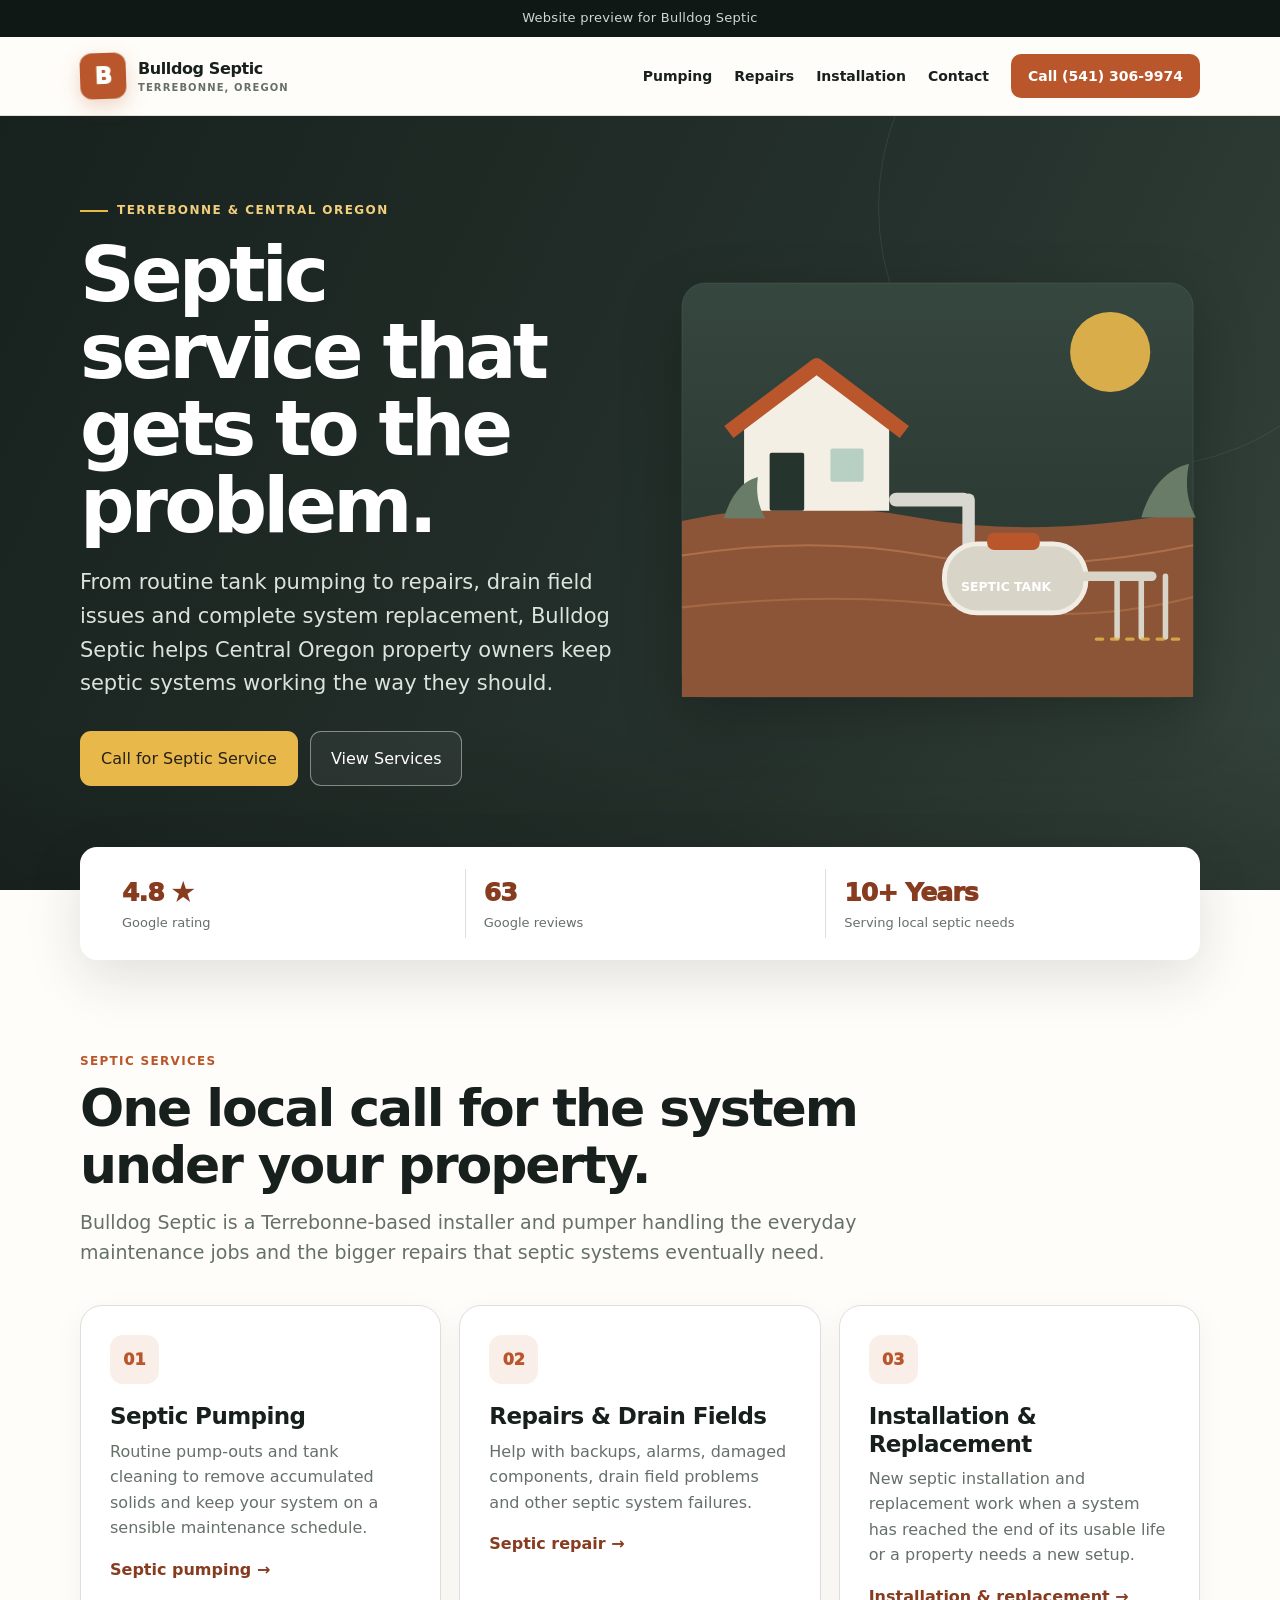
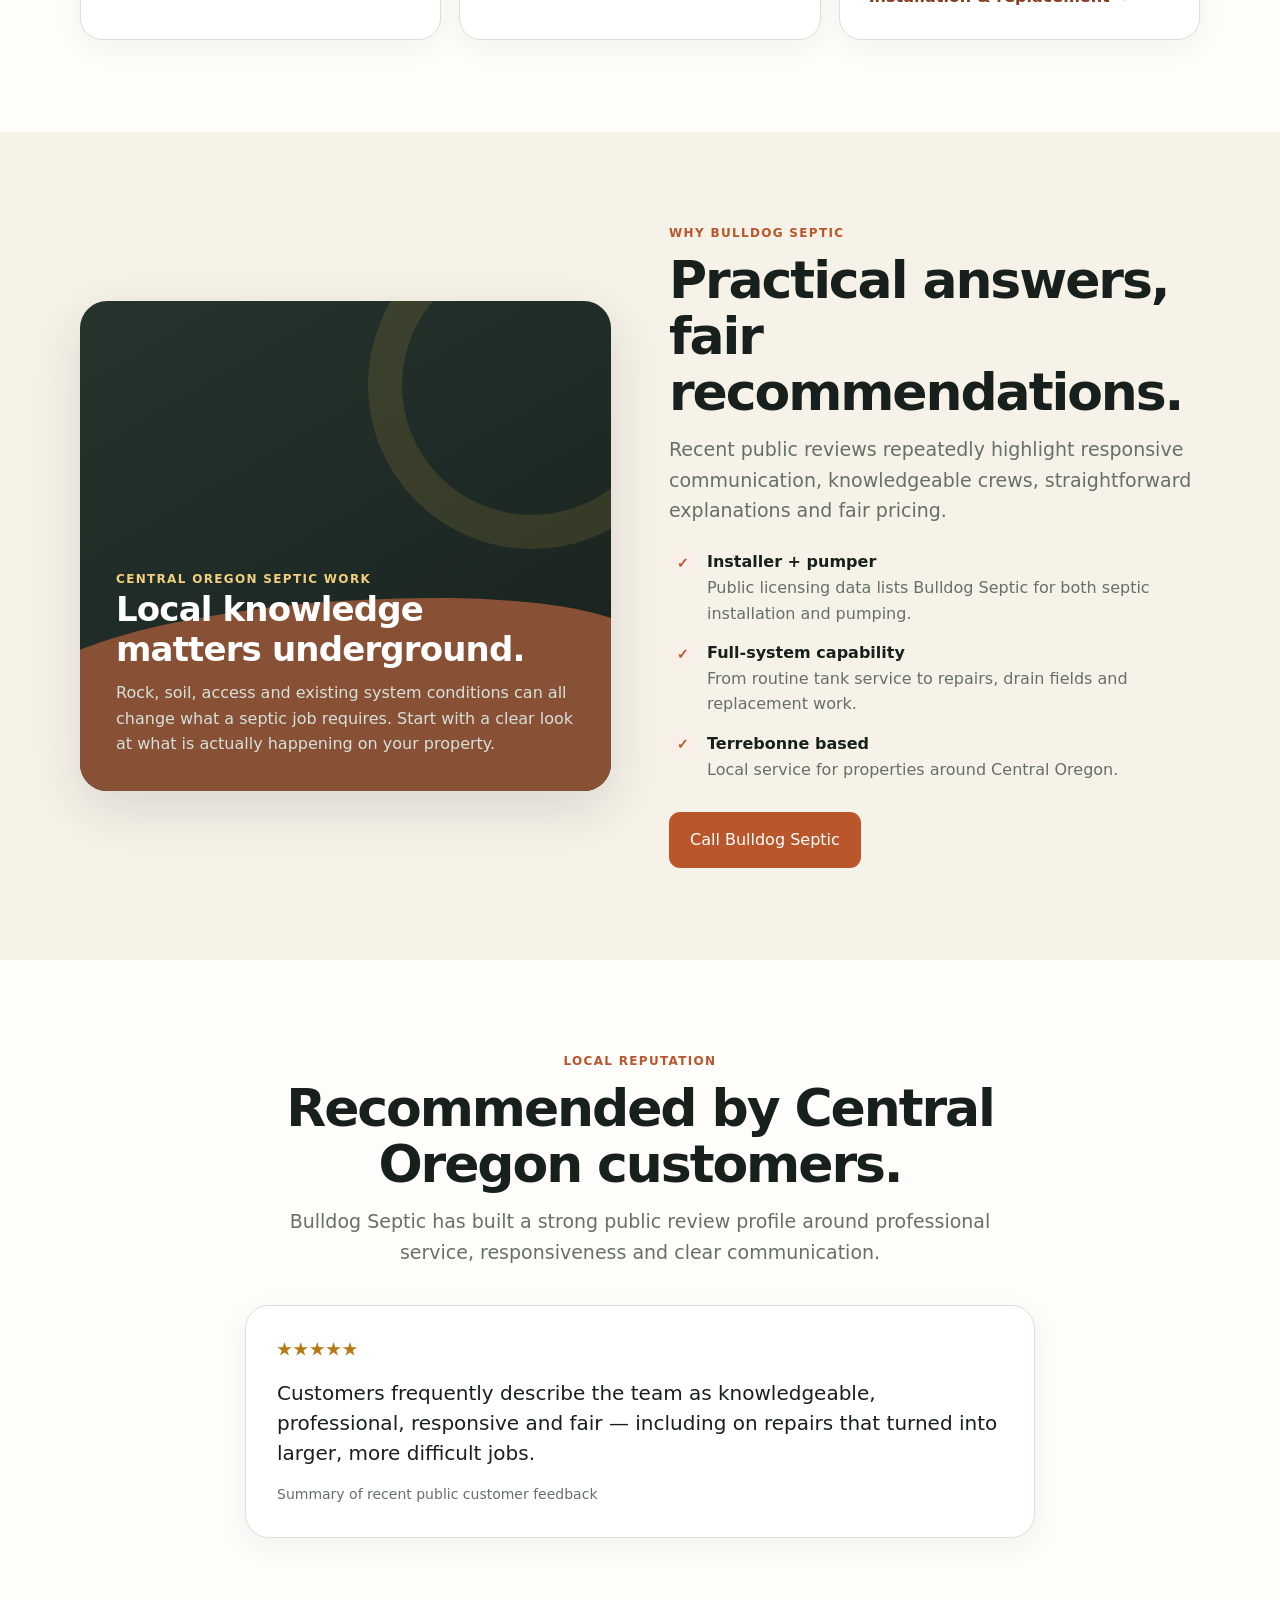
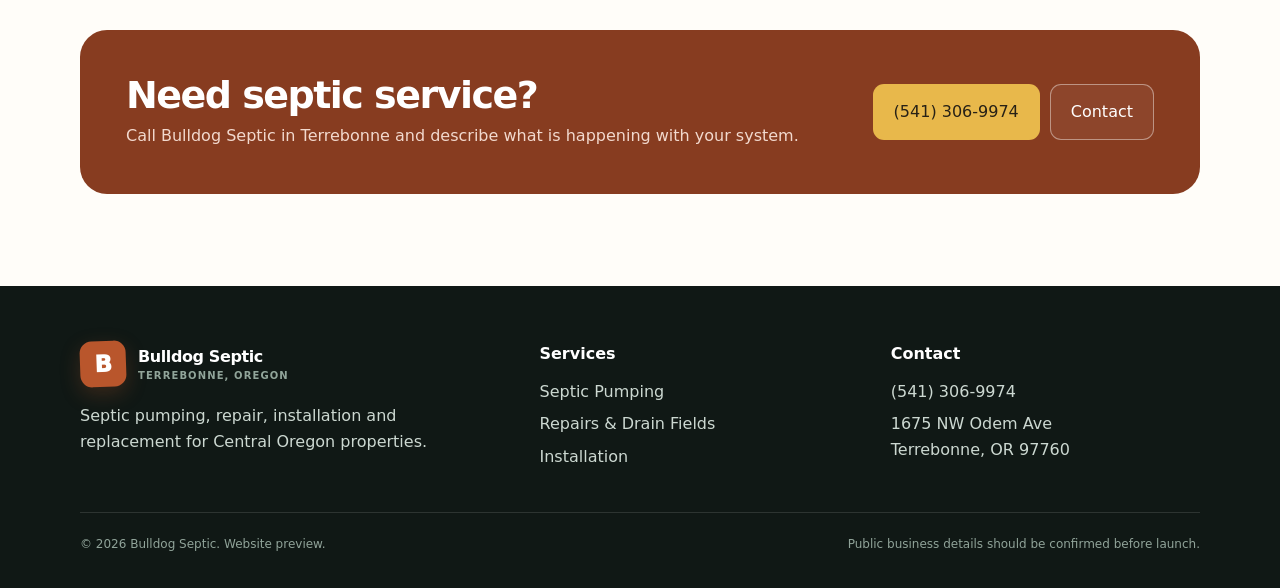
<file: index.html>
<!doctype html>
<html lang="en"><head>
<meta charset="utf-8"><meta name="viewport" content="width=device-width,initial-scale=1">
<meta name="robots" content="noindex,nofollow">
<title>Bulldog Septic | Septic Pumping, Repair & Installation in Terrebonne, OR</title>
<meta name="description" content="Bulldog Septic provides septic pumping, repair, drain field work, installation and replacement from Terrebonne, Oregon. Call (541) 306-9974.">
<link rel="stylesheet" href="assets/styles.css">
<script type="application/ld+json">{"@context":"https://schema.org","@type":"HomeAndConstructionBusiness","name":"Bulldog Septic","telephone":"+1-541-306-9974","address":{"@type":"PostalAddress","streetAddress":"1675 NW Odem Ave","addressLocality":"Terrebonne","addressRegion":"OR","postalCode":"97760","addressCountry":"US"},"areaServed":"Central Oregon"}</script>
</head><body>
<div class="preview-bar">Website preview for Bulldog Septic</div>
<header class="site-header"><div class="container nav">
<a class="brand" href="index.html"><span class="brand-mark">B</span><span>Bulldog Septic<small>Terrebonne, Oregon</small></span></a>
<button class="menu-btn" aria-label="Open menu" aria-expanded="false">☰</button>
<nav class="nav-links"><a href="septic-pumping.html">Pumping</a><a href="septic-repair.html">Repairs</a><a href="septic-installation.html">Installation</a><a href="contact.html">Contact</a><a class="nav-cta" href="tel:+15413069974">Call (541) 306-9974</a></nav>
</div></header>

<main>
<section class="hero"><div class="container hero-grid">
<div class="hero-copy"><span class="eyebrow">Terrebonne & Central Oregon</span><h1>Septic service that gets to the problem.</h1>
<p>From routine tank pumping to repairs, drain field issues and complete system replacement, Bulldog Septic helps Central Oregon property owners keep septic systems working the way they should.</p>
<div class="hero-actions"><a class="btn btn-primary" href="tel:+15413069974">Call for Septic Service</a><a class="btn btn-secondary" href="septic-pumping.html">View Services</a></div></div>
<img class="hero-art" src="assets/septic-system.svg" alt="Illustration showing a home, septic tank and drain field">
</div></section>

<div class="trust-strip"><div class="container trust-card">
<div class="trust-item"><div><div class="trust-number">4.8 ★</div><div class="trust-label">Google rating</div></div></div>
<div class="trust-item"><div><div class="trust-number">63</div><div class="trust-label">Google reviews</div></div></div>
<div class="trust-item"><div><div class="trust-number">10+ Years</div><div class="trust-label">Serving local septic needs</div></div></div>
</div></div>

<section class="section"><div class="container">
<div class="section-head"><div class="kicker">Septic services</div><h2>One local call for the system under your property.</h2>
<p class="lede">Bulldog Septic is a Terrebonne-based installer and pumper handling the everyday maintenance jobs and the bigger repairs that septic systems eventually need.</p></div>
<div class="cards">
<article class="card"><div class="card-tag">01</div><h3>Septic Pumping</h3><p>Routine pump-outs and tank cleaning to remove accumulated solids and keep your system on a sensible maintenance schedule.</p><a href="septic-pumping.html">Septic pumping →</a></article>
<article class="card"><div class="card-tag">02</div><h3>Repairs & Drain Fields</h3><p>Help with backups, alarms, damaged components, drain field problems and other septic system failures.</p><a href="septic-repair.html">Septic repair →</a></article>
<article class="card"><div class="card-tag">03</div><h3>Installation & Replacement</h3><p>New septic installation and replacement work when a system has reached the end of its usable life or a property needs a new setup.</p><a href="septic-installation.html">Installation & replacement →</a></article>
</div></div></section>

<section class="section section-alt"><div class="container split">
<div class="field-card"><div class="field-content"><div class="kicker" style="color:#f1cf7e">Central Oregon septic work</div><h3>Local knowledge matters underground.</h3><p>Rock, soil, access and existing system conditions can all change what a septic job requires. Start with a clear look at what is actually happening on your property.</p></div></div>
<div><div class="kicker">Why Bulldog Septic</div><h2>Practical answers, fair recommendations.</h2>
<p class="lede">Recent public reviews repeatedly highlight responsive communication, knowledgeable crews, straightforward explanations and fair pricing.</p>
<div class="checks"><div class="check"><div><strong>Installer + pumper</strong><br><span style="color:var(--muted)">Public licensing data lists Bulldog Septic for both septic installation and pumping.</span></div></div>
<div class="check"><div><strong>Full-system capability</strong><br><span style="color:var(--muted)">From routine tank service to repairs, drain fields and replacement work.</span></div></div>
<div class="check"><div><strong>Terrebonne based</strong><br><span style="color:var(--muted)">Local service for properties around Central Oregon.</span></div></div></div>
<a class="btn btn-rust" href="tel:+15413069974">Call Bulldog Septic</a></div>
</div></section>

<section class="section"><div class="container">
<div class="section-head center"><div class="kicker">Local reputation</div><h2>Recommended by Central Oregon customers.</h2><p class="lede">Bulldog Septic has built a strong public review profile around professional service, responsiveness and clear communication.</p></div>
<div class="review narrow"><div class="review-stars">★★★★★</div><blockquote>Customers frequently describe the team as knowledgeable, professional, responsive and fair — including on repairs that turned into larger, more difficult jobs.</blockquote><cite>Summary of recent public customer feedback</cite></div>
</div></section>

<section class="cta-band"><div class="container cta-inner"><div><h2>Need septic service?</h2><p>Call Bulldog Septic in Terrebonne and describe what is happening with your system.</p></div><div class="cta-actions"><a class="btn btn-primary" href="tel:+15413069974">(541) 306-9974</a><a class="btn btn-secondary" href="contact.html">Contact</a></div></div></section>
</main>

<footer class="site-footer"><div class="container"><div class="footer-grid">
<div><a class="brand" href="index.html"><span class="brand-mark">B</span><span>Bulldog Septic<small style="color:#91a59a">Terrebonne, Oregon</small></span></a><p>Septic pumping, repair, installation and replacement for Central Oregon properties.</p></div>
<div class="footer-col"><h4>Services</h4><a href="septic-pumping.html">Septic Pumping</a><a href="septic-repair.html">Repairs & Drain Fields</a><a href="septic-installation.html">Installation</a></div>
<div class="footer-col"><h4>Contact</h4><a href="tel:+15413069974">(541) 306-9974</a><span>1675 NW Odem Ave<br>Terrebonne, OR 97760</span></div>
</div><div class="footer-meta"><span>© <span data-year></span> Bulldog Septic. Website preview.</span><span>Public business details should be confirmed before launch.</span></div></div></footer>
<script src="assets/site.js"></script></body></html>
</file>
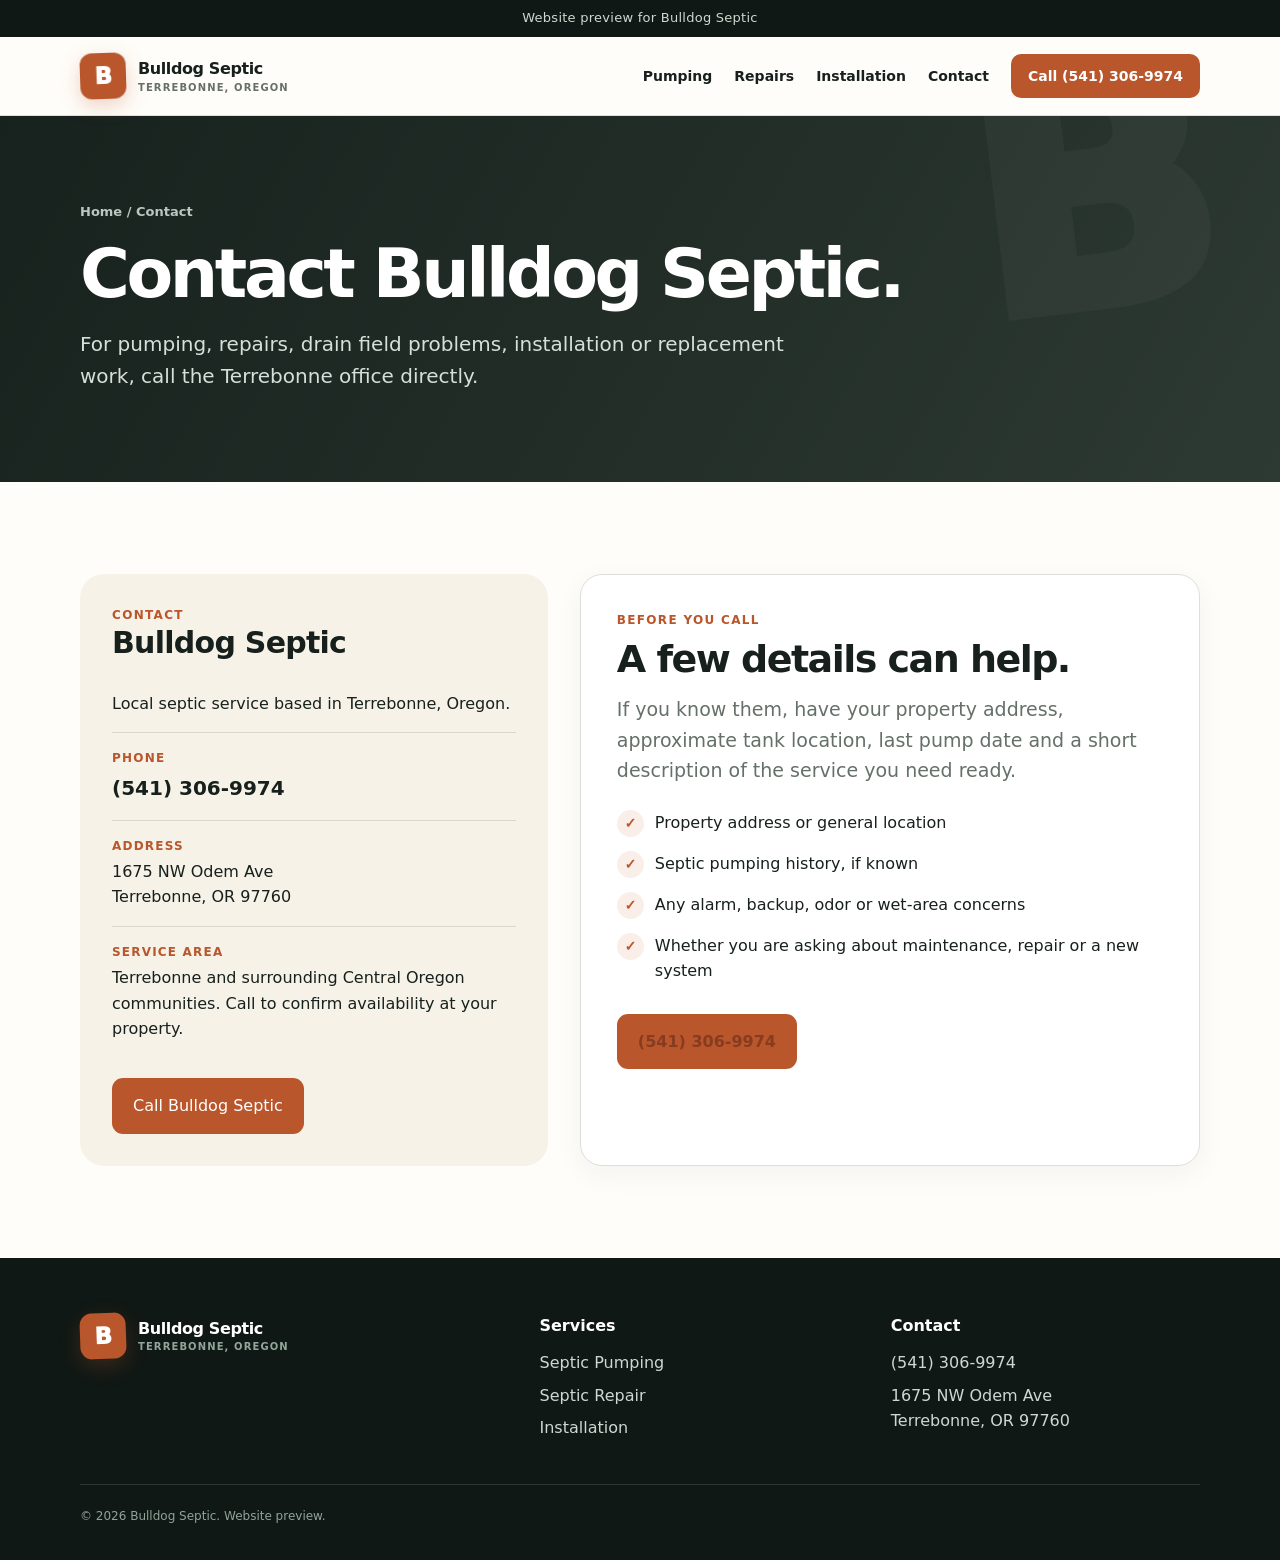
<file: contact.html>
<!doctype html><html lang="en"><head>
<meta charset="utf-8"><meta name="viewport" content="width=device-width,initial-scale=1"><meta name="robots" content="noindex,nofollow">
<title>Contact Bulldog Septic | Terrebonne, Oregon</title>
<meta name="description" content="Contact Bulldog Septic in Terrebonne, Oregon for septic pumping, repair, installation and replacement.">
<link rel="stylesheet" href="assets/styles.css"></head><body>
<div class="preview-bar">Website preview for Bulldog Septic</div>
<header class="site-header"><div class="container nav">
<a class="brand" href="index.html"><span class="brand-mark">B</span><span>Bulldog Septic<small>Terrebonne, Oregon</small></span></a>
<button class="menu-btn" aria-label="Open menu">☰</button>
<nav class="nav-links"><a href="septic-pumping.html">Pumping</a><a href="septic-repair.html">Repairs</a><a href="septic-installation.html">Installation</a><a href="contact.html">Contact</a><a class="nav-cta" href="tel:+15413069974">Call (541) 306-9974</a></nav>
</div></header>
<main>
<section class="page-hero"><div class="container"><div class="breadcrumb"><a href="index.html">Home</a> / Contact</div><h1>Contact Bulldog Septic.</h1><p>For pumping, repairs, drain field problems, installation or replacement work, call the Terrebonne office directly.</p></div></section>
<section class="section"><div class="container contact-grid">
<aside class="contact-card"><div class="kicker">Contact</div><h3>Bulldog Septic</h3><p>Local septic service based in Terrebonne, Oregon.</p>
<div class="contact-line"><strong>Phone</strong><a href="tel:+15413069974">(541) 306-9974</a></div>
<div class="contact-line"><strong>Address</strong><span>1675 NW Odem Ave<br>Terrebonne, OR 97760</span></div>
<div class="contact-line"><strong>Service area</strong><span>Terrebonne and surrounding Central Oregon communities. Call to confirm availability at your property.</span></div>
<a class="btn btn-rust" style="margin-top:20px" href="tel:+15413069974">Call Bulldog Septic</a>
</aside>
<div class="card" style="padding:36px"><div class="kicker">Before you call</div><h2 style="font-size:38px">A few details can help.</h2><p class="lede">If you know them, have your property address, approximate tank location, last pump date and a short description of the service you need ready.</p>
<div class="checks"><div class="check"><div>Property address or general location</div></div><div class="check"><div>Septic pumping history, if known</div></div><div class="check"><div>Any alarm, backup, odor or wet-area concerns</div></div><div class="check"><div>Whether you are asking about maintenance, repair or a new system</div></div></div>
<a class="btn btn-rust" href="tel:+15413069974">(541) 306-9974</a></div>
</div></section>
</main>
<footer class="site-footer"><div class="container"><div class="footer-grid">
<div><a class="brand" href="index.html"><span class="brand-mark">B</span><span>Bulldog Septic<small style="color:#91a59a">Terrebonne, Oregon</small></span></a></div>
<div class="footer-col"><h4>Services</h4><a href="septic-pumping.html">Septic Pumping</a><a href="septic-repair.html">Septic Repair</a><a href="septic-installation.html">Installation</a></div>
<div class="footer-col"><h4>Contact</h4><a href="tel:+15413069974">(541) 306-9974</a><span>1675 NW Odem Ave<br>Terrebonne, OR 97760</span></div>
</div><div class="footer-meta"><span>© <span data-year></span> Bulldog Septic. Website preview.</span></div></div></footer>
<script src="assets/site.js"></script></body></html>
</file>
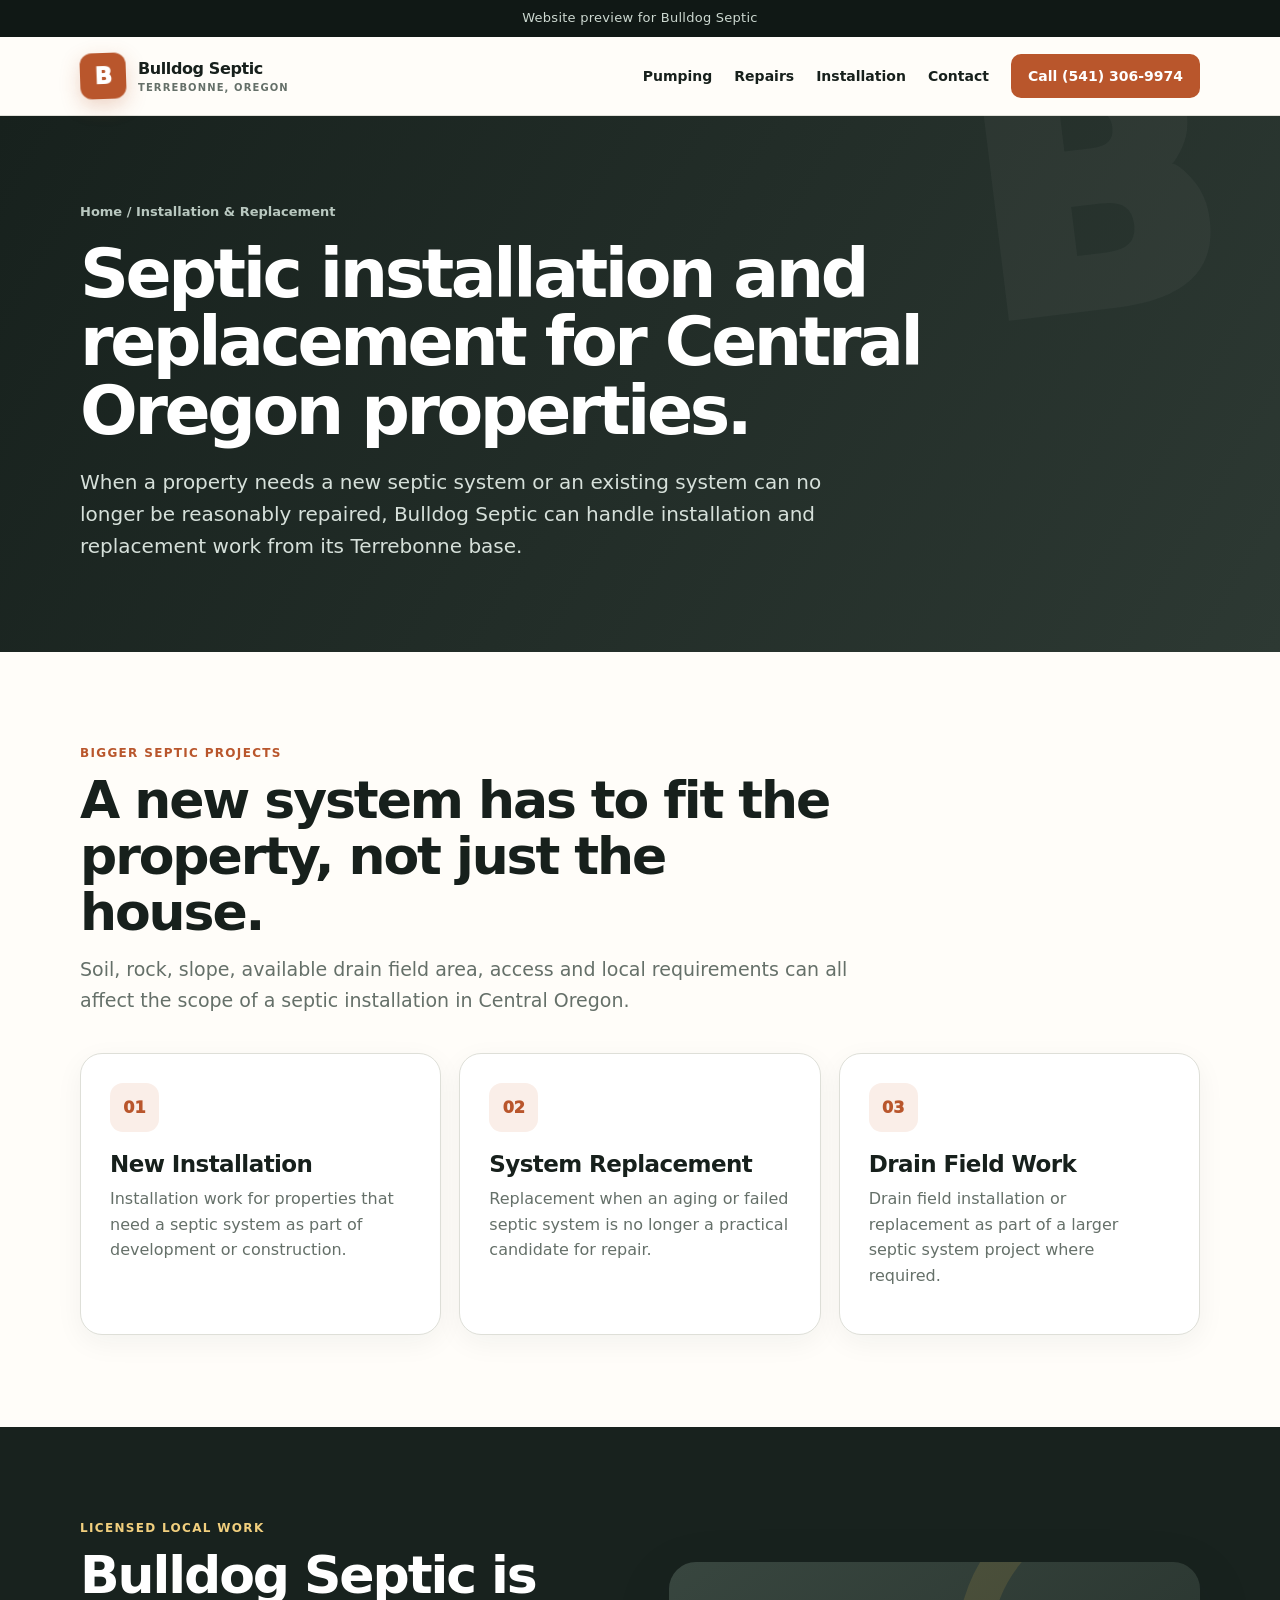
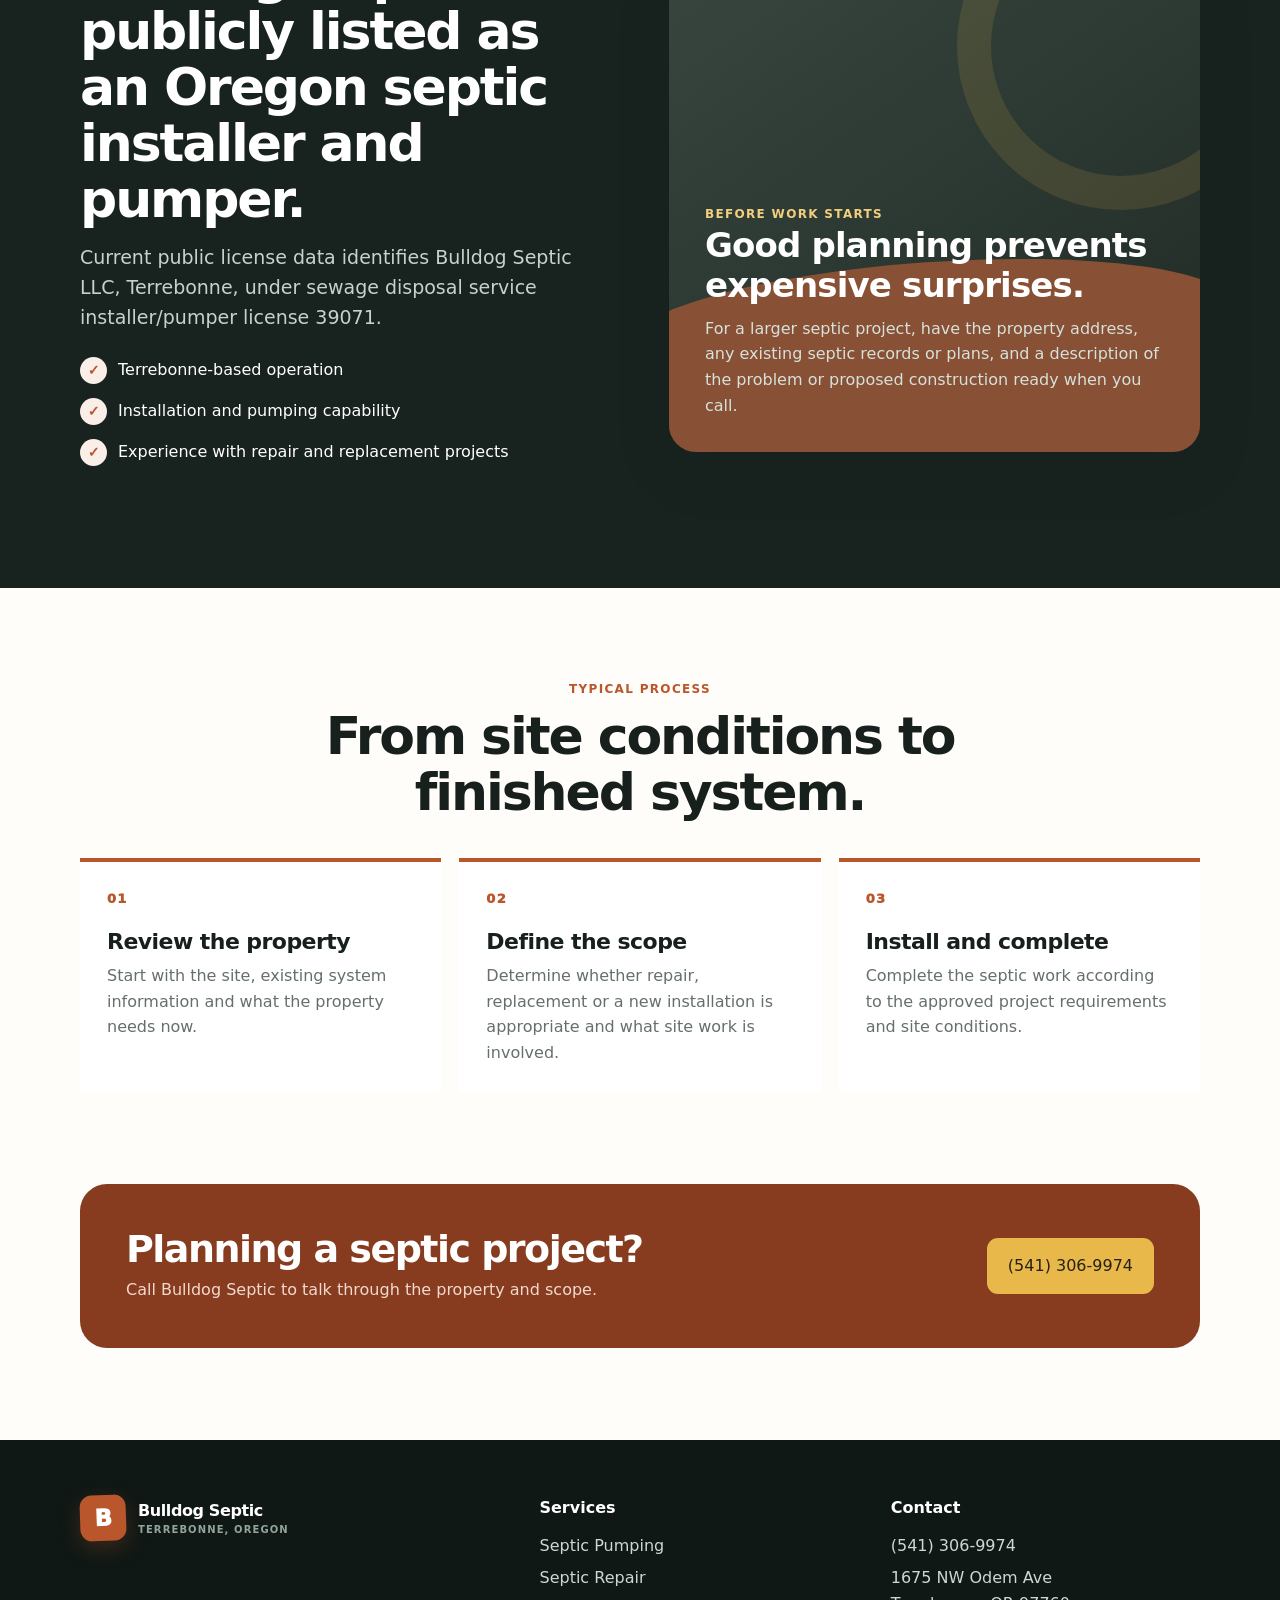
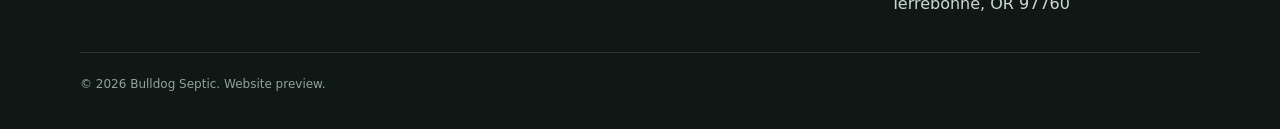
<file: septic-installation.html>
<!doctype html><html lang="en"><head>
<meta charset="utf-8"><meta name="viewport" content="width=device-width,initial-scale=1"><meta name="robots" content="noindex,nofollow">
<title>Septic Installation & Replacement Terrebonne OR | Bulldog Septic</title><meta name="description" content="Septic system installation and replacement for Terrebonne and Central Oregon properties from Bulldog Septic. Call (541) 306-9974."><link rel="stylesheet" href="assets/styles.css">
</head><body><div class="preview-bar">Website preview for Bulldog Septic</div>
<header class="site-header"><div class="container nav"><a class="brand" href="index.html"><span class="brand-mark">B</span><span>Bulldog Septic<small>Terrebonne, Oregon</small></span></a><button class="menu-btn" aria-label="Open menu">☰</button><nav class="nav-links"><a href="septic-pumping.html">Pumping</a><a href="septic-repair.html">Repairs</a><a href="septic-installation.html">Installation</a><a href="contact.html">Contact</a><a class="nav-cta" href="tel:+15413069974">Call (541) 306-9974</a></nav></div></header>
<main>
<section class="page-hero"><div class="container"><div class="breadcrumb"><a href="index.html">Home</a> / Installation & Replacement</div><h1>Septic installation and replacement for Central Oregon properties.</h1><p>When a property needs a new septic system or an existing system can no longer be reasonably repaired, Bulldog Septic can handle installation and replacement work from its Terrebonne base.</p></div></section>
<section class="section"><div class="container"><div class="section-head"><div class="kicker">Bigger septic projects</div><h2>A new system has to fit the property, not just the house.</h2><p class="lede">Soil, rock, slope, available drain field area, access and local requirements can all affect the scope of a septic installation in Central Oregon.</p></div>
<div class="cards"><article class="card"><div class="card-tag">01</div><h3>New Installation</h3><p>Installation work for properties that need a septic system as part of development or construction.</p></article>
<article class="card"><div class="card-tag">02</div><h3>System Replacement</h3><p>Replacement when an aging or failed septic system is no longer a practical candidate for repair.</p></article>
<article class="card"><div class="card-tag">03</div><h3>Drain Field Work</h3><p>Drain field installation or replacement as part of a larger septic system project where required.</p></article></div></div></section>
<section class="section section-dark"><div class="container split"><div><div class="kicker">Licensed local work</div><h2>Bulldog Septic is publicly listed as an Oregon septic installer and pumper.</h2><p class="lede">Current public license data identifies Bulldog Septic LLC, Terrebonne, under sewage disposal service installer/pumper license 39071.</p><div class="checks"><div class="check"><div>Terrebonne-based operation</div></div><div class="check"><div>Installation and pumping capability</div></div><div class="check"><div>Experience with repair and replacement projects</div></div></div></div>
<div class="field-card" style="background:linear-gradient(145deg,#38463f,#202a25)"><div class="field-content"><div class="kicker" style="color:#f1cf7e">Before work starts</div><h3>Good planning prevents expensive surprises.</h3><p>For a larger septic project, have the property address, any existing septic records or plans, and a description of the problem or proposed construction ready when you call.</p></div></div></div></section>
<section class="section"><div class="container"><div class="section-head center"><div class="kicker">Typical process</div><h2>From site conditions to finished system.</h2></div><div class="steps"><div class="step"><h3>Review the property</h3><p>Start with the site, existing system information and what the property needs now.</p></div><div class="step"><h3>Define the scope</h3><p>Determine whether repair, replacement or a new installation is appropriate and what site work is involved.</p></div><div class="step"><h3>Install and complete</h3><p>Complete the septic work according to the approved project requirements and site conditions.</p></div></div></div></section>
<section class="cta-band"><div class="container cta-inner"><div><h2>Planning a septic project?</h2><p>Call Bulldog Septic to talk through the property and scope.</p></div><div class="cta-actions"><a class="btn btn-primary" href="tel:+15413069974">(541) 306-9974</a></div></div></section>
</main>
<footer class="site-footer"><div class="container"><div class="footer-grid"><div><a class="brand" href="index.html"><span class="brand-mark">B</span><span>Bulldog Septic<small style="color:#91a59a">Terrebonne, Oregon</small></span></a></div><div class="footer-col"><h4>Services</h4><a href="septic-pumping.html">Septic Pumping</a><a href="septic-repair.html">Septic Repair</a></div><div class="footer-col"><h4>Contact</h4><a href="tel:+15413069974">(541) 306-9974</a><span>1675 NW Odem Ave<br>Terrebonne, OR 97760</span></div></div><div class="footer-meta"><span>© <span data-year></span> Bulldog Septic. Website preview.</span></div></div></footer><script src="assets/site.js"></script></body></html>
</file>
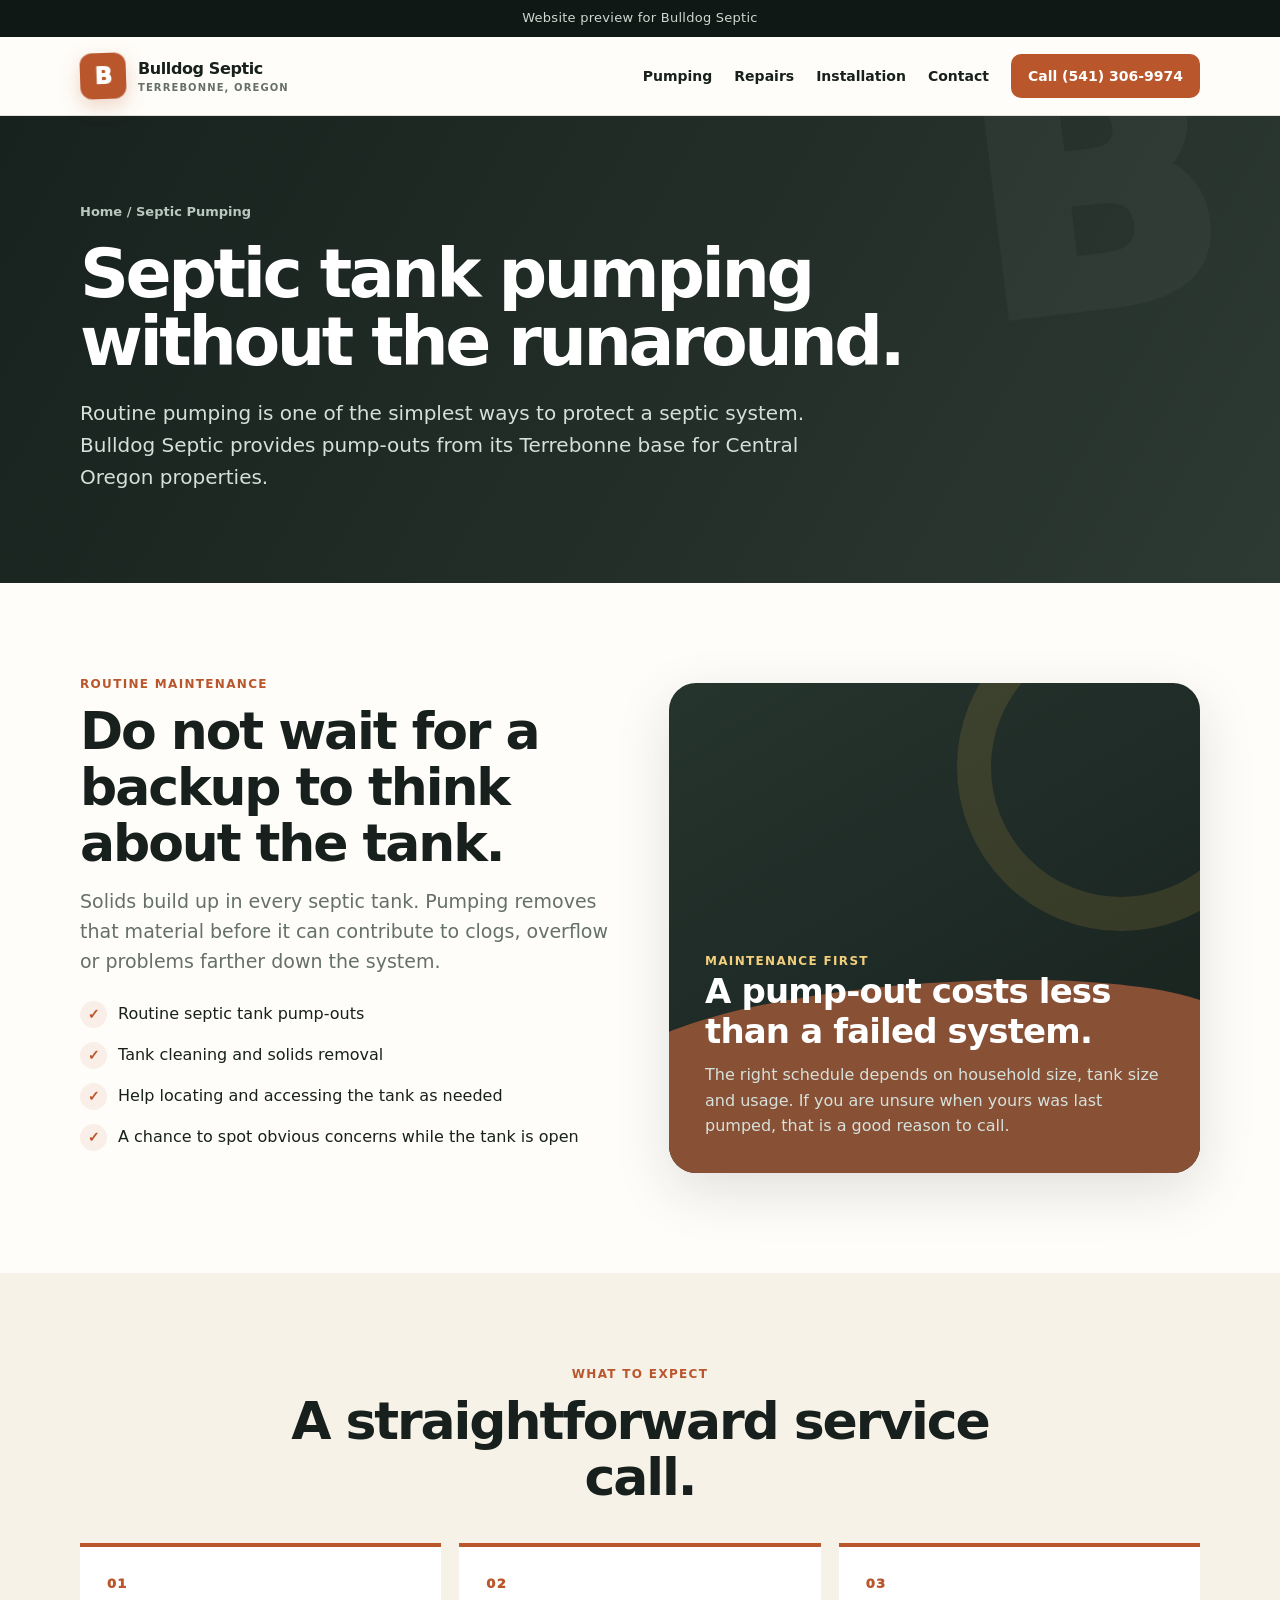
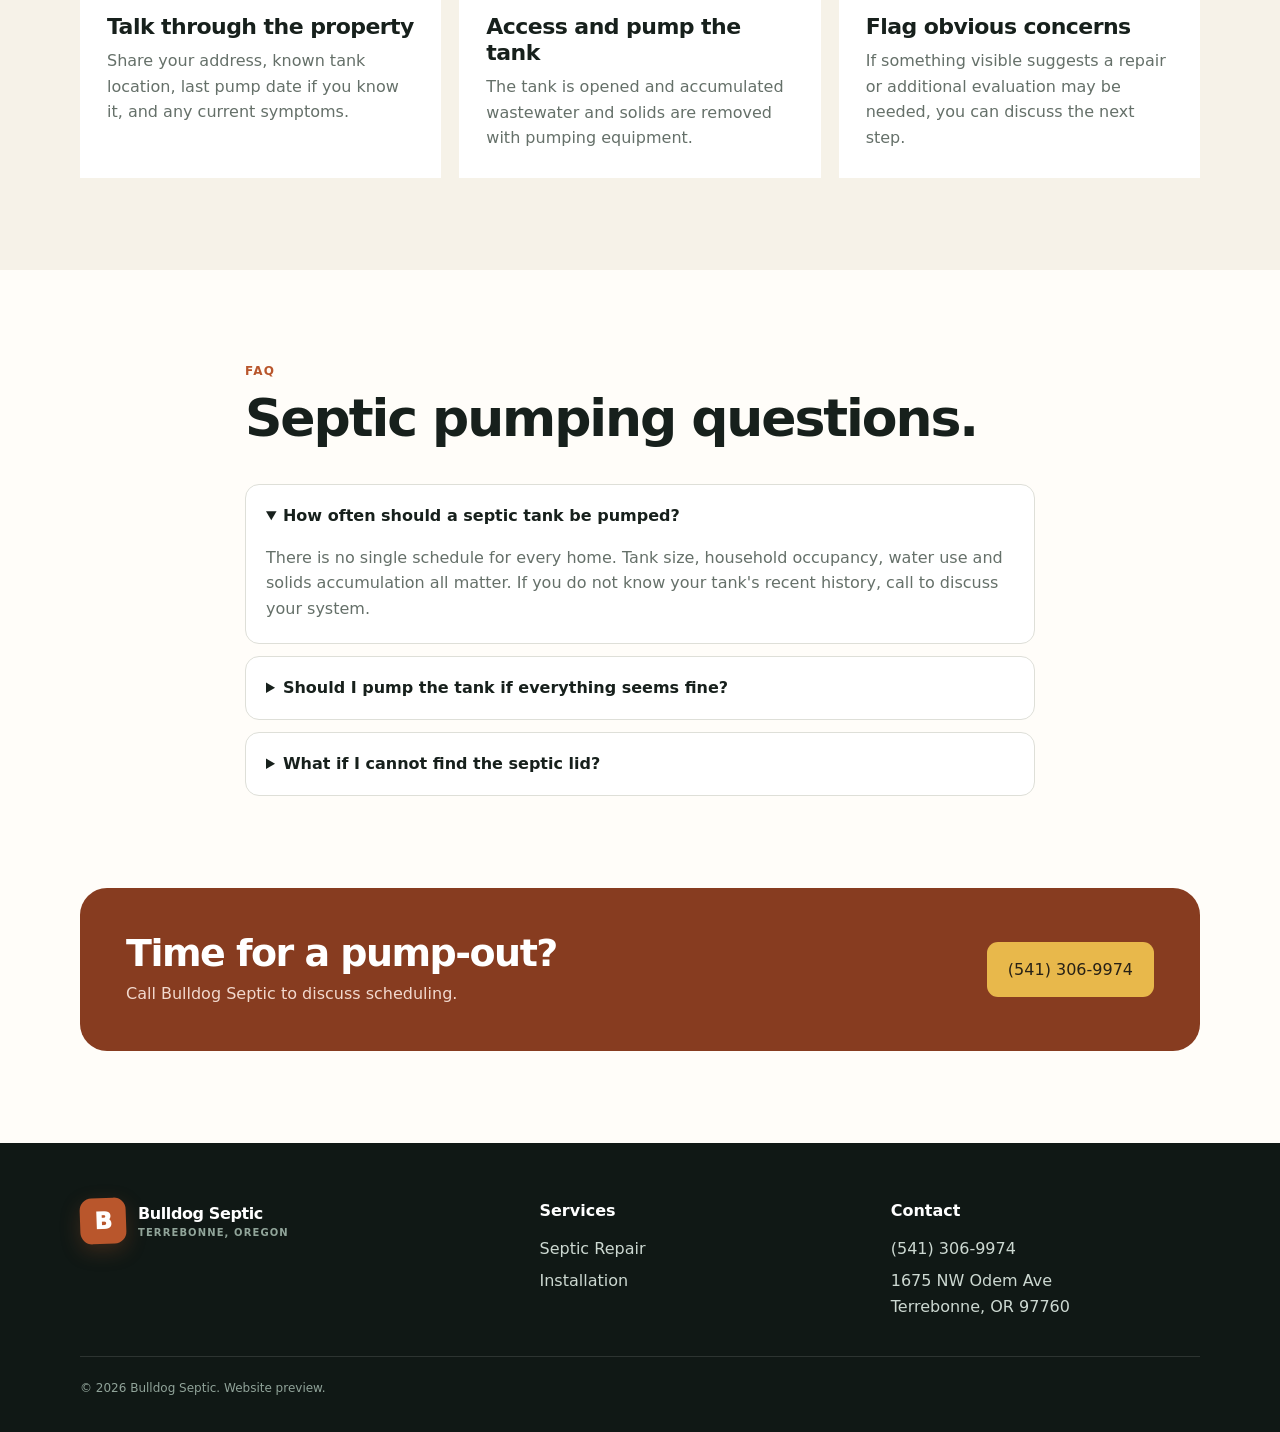
<file: septic-pumping.html>
<!doctype html><html lang="en"><head>
<meta charset="utf-8"><meta name="viewport" content="width=device-width,initial-scale=1"><meta name="robots" content="noindex,nofollow">
<title>Septic Tank Pumping Terrebonne OR | Bulldog Septic</title><meta name="description" content="Septic tank pumping and pump-outs in Terrebonne and Central Oregon from Bulldog Septic. Call (541) 306-9974."><link rel="stylesheet" href="assets/styles.css">
</head><body><div class="preview-bar">Website preview for Bulldog Septic</div>
<header class="site-header"><div class="container nav"><a class="brand" href="index.html"><span class="brand-mark">B</span><span>Bulldog Septic<small>Terrebonne, Oregon</small></span></a><button class="menu-btn" aria-label="Open menu">☰</button><nav class="nav-links"><a href="septic-pumping.html">Pumping</a><a href="septic-repair.html">Repairs</a><a href="septic-installation.html">Installation</a><a href="contact.html">Contact</a><a class="nav-cta" href="tel:+15413069974">Call (541) 306-9974</a></nav></div></header>
<main>
<section class="page-hero"><div class="container"><div class="breadcrumb"><a href="index.html">Home</a> / Septic Pumping</div><h1>Septic tank pumping without the runaround.</h1><p>Routine pumping is one of the simplest ways to protect a septic system. Bulldog Septic provides pump-outs from its Terrebonne base for Central Oregon properties.</p></div></section>
<section class="section"><div class="container split"><div><div class="kicker">Routine maintenance</div><h2>Do not wait for a backup to think about the tank.</h2><p class="lede">Solids build up in every septic tank. Pumping removes that material before it can contribute to clogs, overflow or problems farther down the system.</p>
<div class="checks"><div class="check"><div>Routine septic tank pump-outs</div></div><div class="check"><div>Tank cleaning and solids removal</div></div><div class="check"><div>Help locating and accessing the tank as needed</div></div><div class="check"><div>A chance to spot obvious concerns while the tank is open</div></div></div></div>
<div class="field-card"><div class="field-content"><div class="kicker" style="color:#f1cf7e">Maintenance first</div><h3>A pump-out costs less than a failed system.</h3><p>The right schedule depends on household size, tank size and usage. If you are unsure when yours was last pumped, that is a good reason to call.</p></div></div></div></section>

<section class="section section-alt"><div class="container"><div class="section-head center"><div class="kicker">What to expect</div><h2>A straightforward service call.</h2></div><div class="steps">
<div class="step"><h3>Talk through the property</h3><p>Share your address, known tank location, last pump date if you know it, and any current symptoms.</p></div>
<div class="step"><h3>Access and pump the tank</h3><p>The tank is opened and accumulated wastewater and solids are removed with pumping equipment.</p></div>
<div class="step"><h3>Flag obvious concerns</h3><p>If something visible suggests a repair or additional evaluation may be needed, you can discuss the next step.</p></div>
</div></div></section>

<section class="section"><div class="narrow"><div class="section-head"><div class="kicker">FAQ</div><h2>Septic pumping questions.</h2></div><div class="faq">
<details open><summary>How often should a septic tank be pumped?</summary><p>There is no single schedule for every home. Tank size, household occupancy, water use and solids accumulation all matter. If you do not know your tank's recent history, call to discuss your system.</p></details>
<details><summary>Should I pump the tank if everything seems fine?</summary><p>Yes, pumping is preventive maintenance. Waiting until sewage backs up can turn a routine service into a much larger problem.</p></details>
<details><summary>What if I cannot find the septic lid?</summary><p>Let Bulldog Septic know when scheduling. Tank access and site conditions can be discussed before service.</p></details>
</div></div></section>

<section class="cta-band"><div class="container cta-inner"><div><h2>Time for a pump-out?</h2><p>Call Bulldog Septic to discuss scheduling.</p></div><div class="cta-actions"><a class="btn btn-primary" href="tel:+15413069974">(541) 306-9974</a></div></div></section>
</main>
<footer class="site-footer"><div class="container"><div class="footer-grid"><div><a class="brand" href="index.html"><span class="brand-mark">B</span><span>Bulldog Septic<small style="color:#91a59a">Terrebonne, Oregon</small></span></a></div><div class="footer-col"><h4>Services</h4><a href="septic-repair.html">Septic Repair</a><a href="septic-installation.html">Installation</a></div><div class="footer-col"><h4>Contact</h4><a href="tel:+15413069974">(541) 306-9974</a><span>1675 NW Odem Ave<br>Terrebonne, OR 97760</span></div></div><div class="footer-meta"><span>© <span data-year></span> Bulldog Septic. Website preview.</span></div></div></footer><script src="assets/site.js"></script></body></html>
</file>
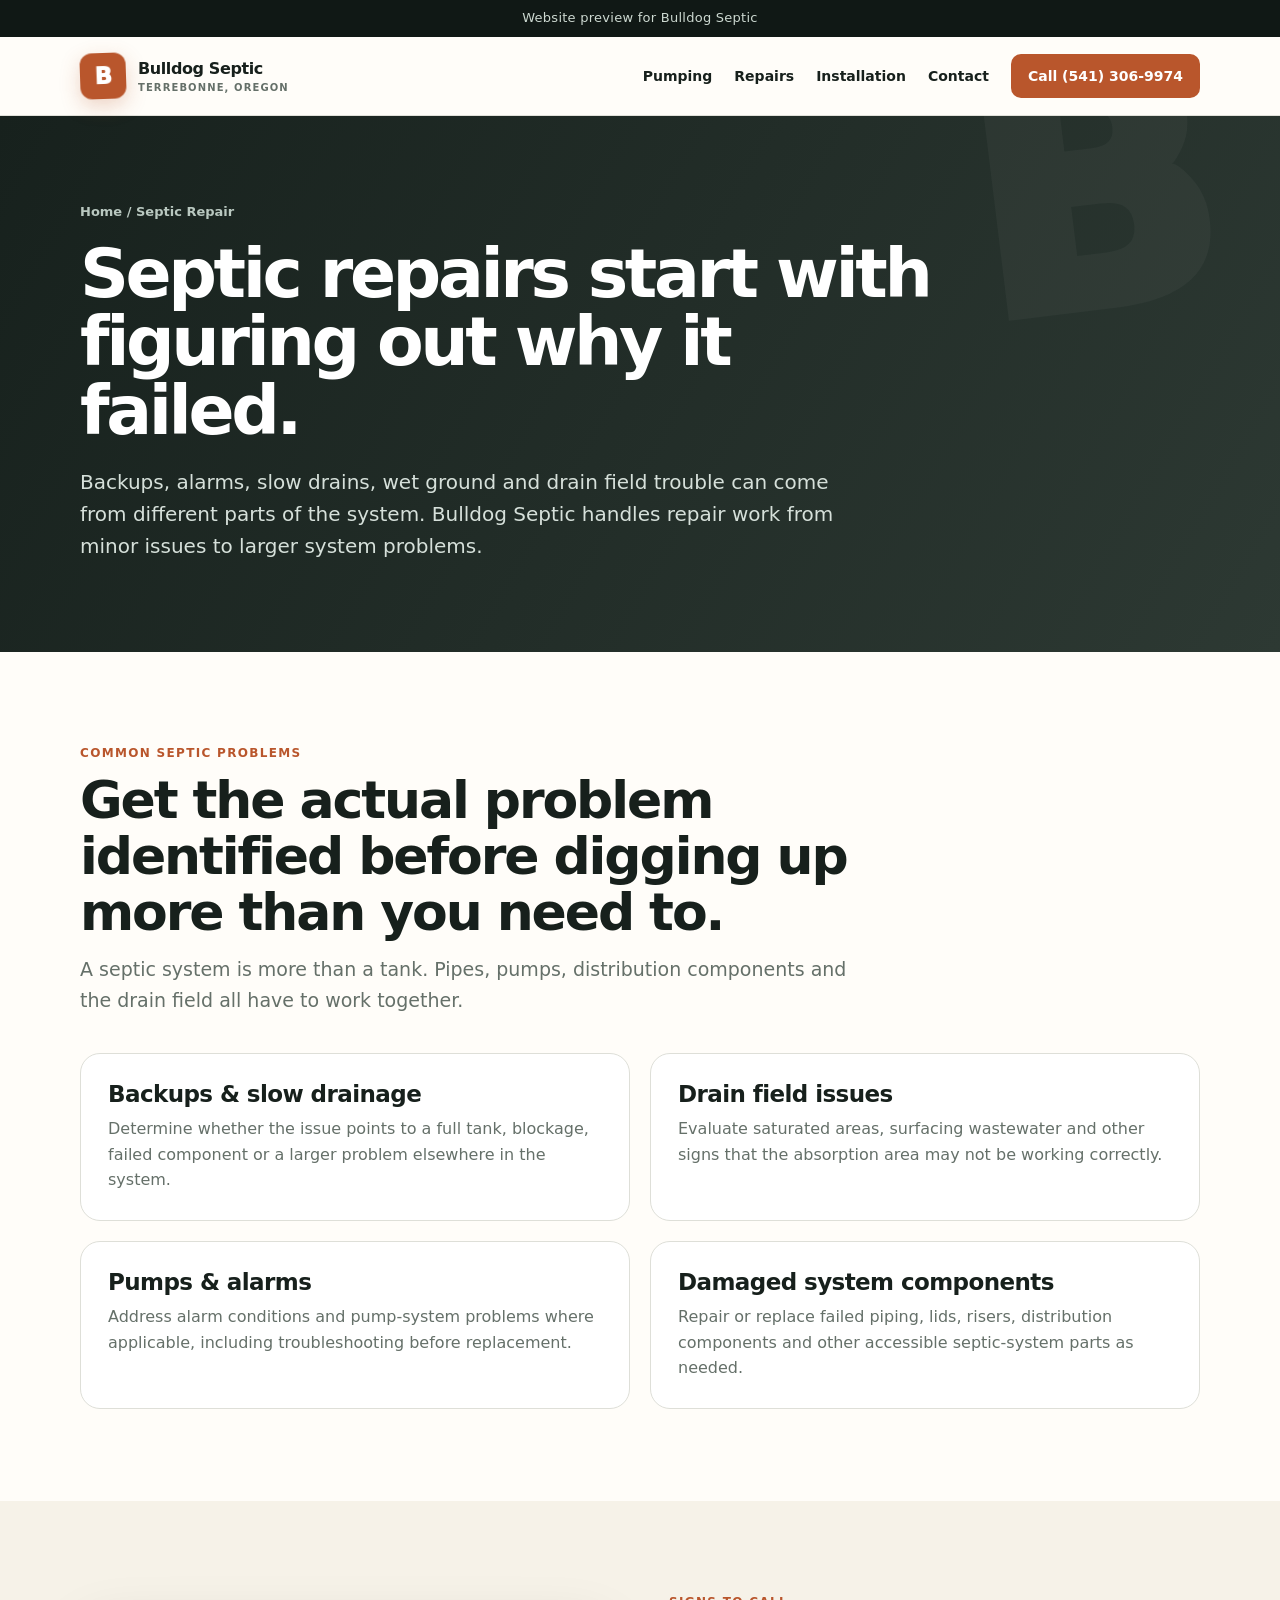
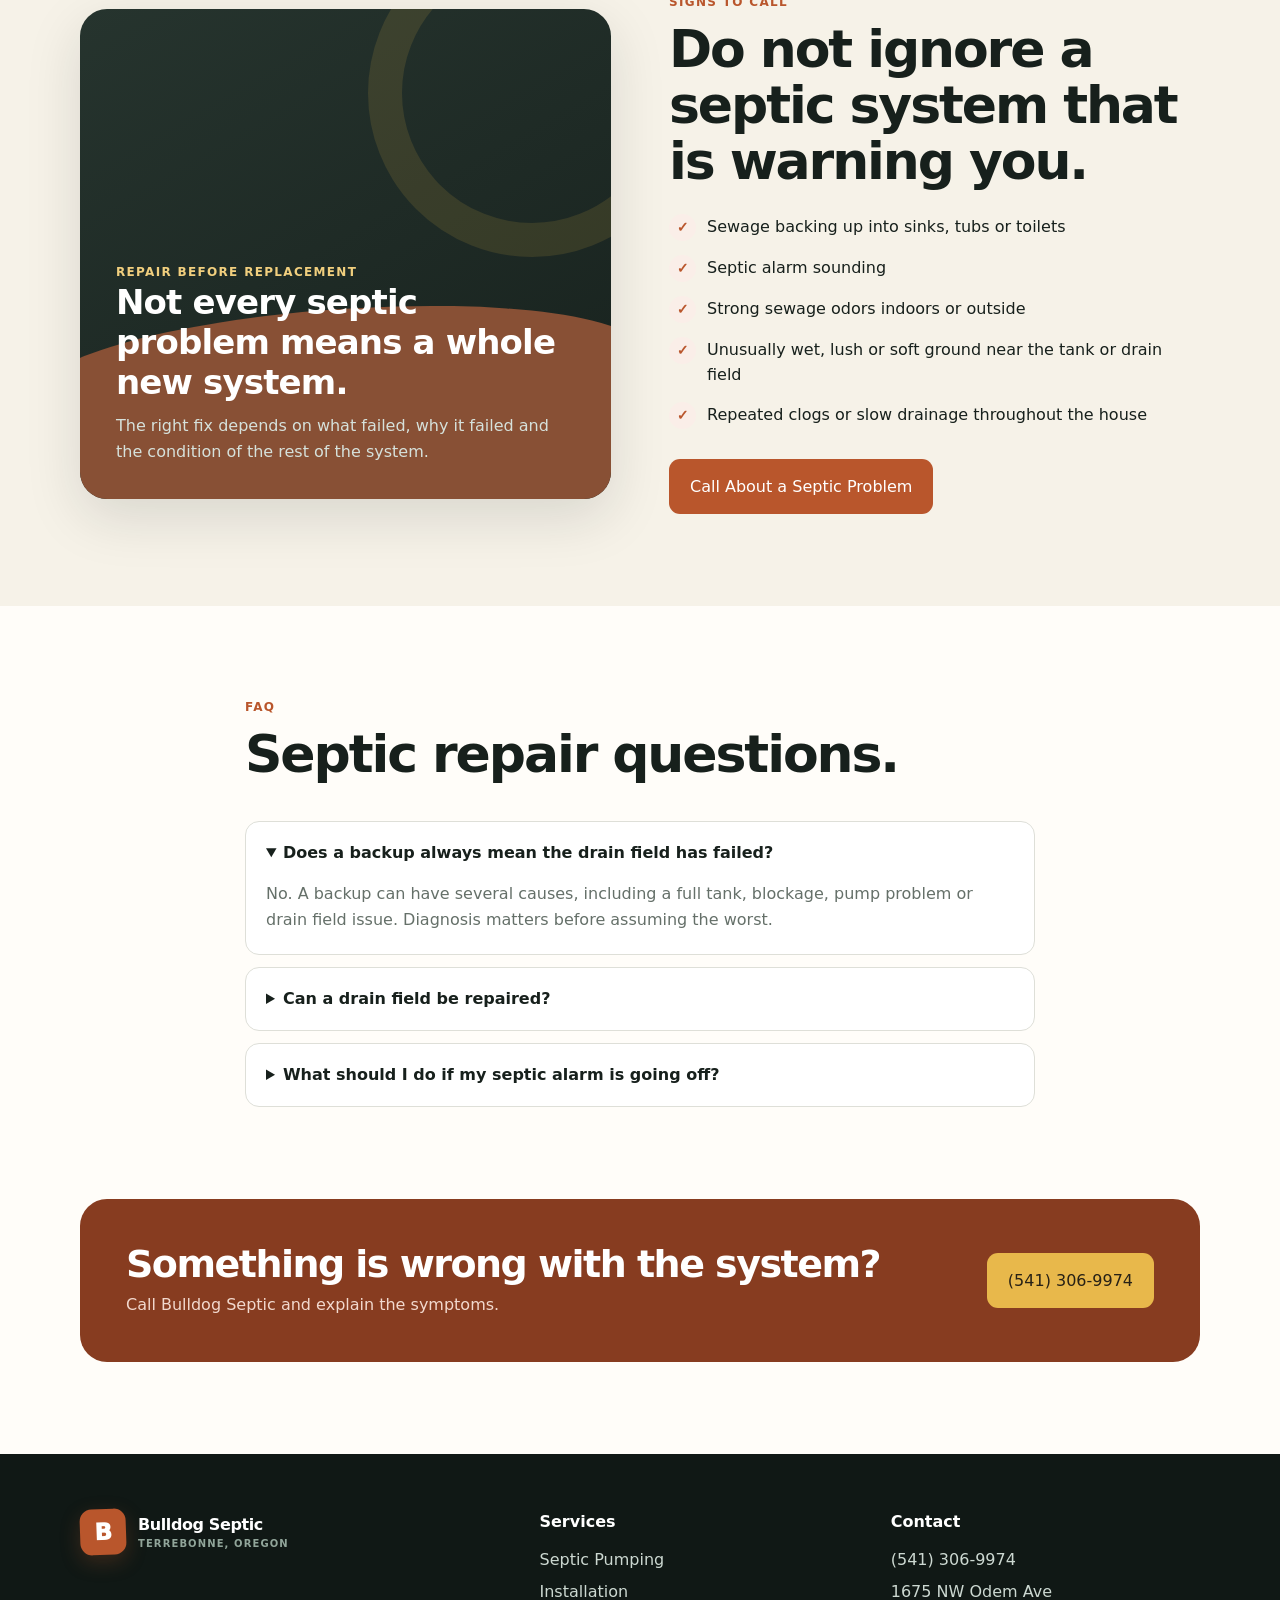
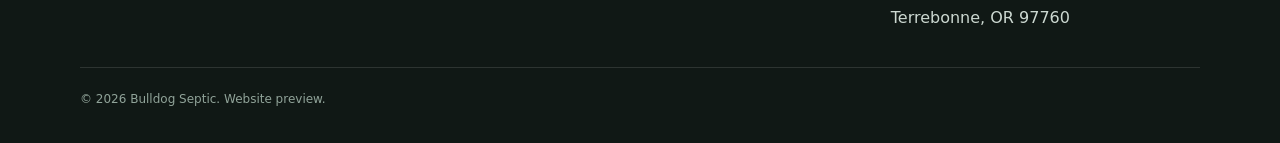
<file: septic-repair.html>
<!doctype html><html lang="en"><head>
<meta charset="utf-8"><meta name="viewport" content="width=device-width,initial-scale=1"><meta name="robots" content="noindex,nofollow">
<title>Septic Repair & Drain Field Service Terrebonne OR | Bulldog Septic</title><meta name="description" content="Septic repair, drain field troubleshooting and system service in Terrebonne and Central Oregon. Call Bulldog Septic at (541) 306-9974."><link rel="stylesheet" href="assets/styles.css">
</head><body><div class="preview-bar">Website preview for Bulldog Septic</div>
<header class="site-header"><div class="container nav"><a class="brand" href="index.html"><span class="brand-mark">B</span><span>Bulldog Septic<small>Terrebonne, Oregon</small></span></a><button class="menu-btn" aria-label="Open menu">☰</button><nav class="nav-links"><a href="septic-pumping.html">Pumping</a><a href="septic-repair.html">Repairs</a><a href="septic-installation.html">Installation</a><a href="contact.html">Contact</a><a class="nav-cta" href="tel:+15413069974">Call (541) 306-9974</a></nav></div></header>
<main>
<section class="page-hero"><div class="container"><div class="breadcrumb"><a href="index.html">Home</a> / Septic Repair</div><h1>Septic repairs start with figuring out why it failed.</h1><p>Backups, alarms, slow drains, wet ground and drain field trouble can come from different parts of the system. Bulldog Septic handles repair work from minor issues to larger system problems.</p></div></section>

<section class="section"><div class="container"><div class="section-head"><div class="kicker">Common septic problems</div><h2>Get the actual problem identified before digging up more than you need to.</h2><p class="lede">A septic system is more than a tank. Pipes, pumps, distribution components and the drain field all have to work together.</p></div>
<div class="service-grid">
<div class="service-box"><h3>Backups & slow drainage</h3><p>Determine whether the issue points to a full tank, blockage, failed component or a larger problem elsewhere in the system.</p></div>
<div class="service-box"><h3>Drain field issues</h3><p>Evaluate saturated areas, surfacing wastewater and other signs that the absorption area may not be working correctly.</p></div>
<div class="service-box"><h3>Pumps & alarms</h3><p>Address alarm conditions and pump-system problems where applicable, including troubleshooting before replacement.</p></div>
<div class="service-box"><h3>Damaged system components</h3><p>Repair or replace failed piping, lids, risers, distribution components and other accessible septic-system parts as needed.</p></div>
</div></div></section>

<section class="section section-alt"><div class="container split"><div class="field-card"><div class="field-content"><div class="kicker" style="color:#f1cf7e">Repair before replacement</div><h3>Not every septic problem means a whole new system.</h3><p>The right fix depends on what failed, why it failed and the condition of the rest of the system.</p></div></div>
<div><div class="kicker">Signs to call</div><h2>Do not ignore a septic system that is warning you.</h2><div class="checks">
<div class="check"><div>Sewage backing up into sinks, tubs or toilets</div></div>
<div class="check"><div>Septic alarm sounding</div></div>
<div class="check"><div>Strong sewage odors indoors or outside</div></div>
<div class="check"><div>Unusually wet, lush or soft ground near the tank or drain field</div></div>
<div class="check"><div>Repeated clogs or slow drainage throughout the house</div></div>
</div><a class="btn btn-rust" href="tel:+15413069974">Call About a Septic Problem</a></div>
</div></section>

<section class="section"><div class="narrow"><div class="section-head"><div class="kicker">FAQ</div><h2>Septic repair questions.</h2></div><div class="faq">
<details open><summary>Does a backup always mean the drain field has failed?</summary><p>No. A backup can have several causes, including a full tank, blockage, pump problem or drain field issue. Diagnosis matters before assuming the worst.</p></details>
<details><summary>Can a drain field be repaired?</summary><p>Some drain field problems can be addressed with targeted repair, while others may require replacement or redesign. The property and failure mode determine the options.</p></details>
<details><summary>What should I do if my septic alarm is going off?</summary><p>Limit unnecessary water use and call for service. An alarm can indicate a high-water condition or a problem with a pump, float or control component.</p></details>
</div></div></section>

<section class="cta-band"><div class="container cta-inner"><div><h2>Something is wrong with the system?</h2><p>Call Bulldog Septic and explain the symptoms.</p></div><div class="cta-actions"><a class="btn btn-primary" href="tel:+15413069974">(541) 306-9974</a></div></div></section>
</main>
<footer class="site-footer"><div class="container"><div class="footer-grid"><div><a class="brand" href="index.html"><span class="brand-mark">B</span><span>Bulldog Septic<small style="color:#91a59a">Terrebonne, Oregon</small></span></a></div><div class="footer-col"><h4>Services</h4><a href="septic-pumping.html">Septic Pumping</a><a href="septic-installation.html">Installation</a></div><div class="footer-col"><h4>Contact</h4><a href="tel:+15413069974">(541) 306-9974</a><span>1675 NW Odem Ave<br>Terrebonne, OR 97760</span></div></div><div class="footer-meta"><span>© <span data-year></span> Bulldog Septic. Website preview.</span></div></div></footer><script src="assets/site.js"></script></body></html>
</file>
<file: assets/styles.css>
:root{
  --ink:#17201c;
  --muted:#657069;
  --cream:#f6f2e8;
  --paper:#fffdf9;
  --rust:#b9562c;
  --rust-dark:#873c20;
  --yellow:#e8b84b;
  --sage:#687c67;
  --line:#dedfd8;
  --dark:#18221e;
  --shadow:0 18px 55px rgba(24,34,30,.13);
  --radius:22px;
}
*{box-sizing:border-box}
html{scroll-behavior:smooth}
body{margin:0;font-family:Inter,ui-sans-serif,system-ui,-apple-system,BlinkMacSystemFont,"Segoe UI",sans-serif;color:var(--ink);background:var(--paper);line-height:1.6}
a{color:inherit}
img{display:block;max-width:100%}
.container{width:min(1120px,calc(100% - 40px));margin:0 auto}
.narrow{width:min(790px,calc(100% - 40px));margin:0 auto}
.preview-bar{padding:8px 16px;background:#101815;color:#cdd9d1;text-align:center;font-size:13px;letter-spacing:.02em}
.site-header{position:sticky;top:0;z-index:40;background:rgba(255,253,249,.95);backdrop-filter:blur(10px);border-bottom:1px solid rgba(222,223,216,.9)}
.nav{min-height:78px;display:flex;align-items:center;justify-content:space-between;gap:24px}
.brand{display:inline-flex;align-items:center;gap:12px;text-decoration:none;font-weight:900;letter-spacing:-.025em}
.brand-mark{width:46px;height:46px;border-radius:12px;background:var(--rust);color:#fff;display:grid;place-items:center;font-size:23px;font-weight:950;box-shadow:0 7px 20px rgba(185,86,44,.25);transform:rotate(-2deg)}
.brand small{display:block;color:var(--muted);font-size:10px;font-weight:800;text-transform:uppercase;letter-spacing:.11em;margin-top:-2px}
.nav-links{display:flex;align-items:center;gap:22px}
.nav-links a{text-decoration:none;font-weight:800;font-size:14px}
.nav-links a:hover{color:var(--rust)}
.nav-cta{background:var(--rust);color:#fff!important;padding:11px 17px;border-radius:10px}
.menu-btn{display:none;border:0;background:transparent;padding:8px;font-size:28px;line-height:1;color:var(--ink)}
.hero{position:relative;overflow:hidden;background:linear-gradient(115deg,#17211d 0%,#26322d 62%,#34433b 100%);color:#fff}
.hero::before{content:"";position:absolute;width:520px;height:520px;border:1px solid rgba(255,255,255,.08);border-radius:50%;right:-120px;top:-170px}
.hero::after{content:"";position:absolute;height:170px;left:0;right:0;bottom:0;background:linear-gradient(transparent,rgba(0,0,0,.18))}
.hero-grid{min-height:690px;display:grid;grid-template-columns:1.02fr .98fr;align-items:center;gap:48px;padding:78px 0 104px;position:relative;z-index:2}
.hero-copy{max-width:690px}
.eyebrow{display:inline-flex;align-items:center;gap:9px;color:#f1cf7e;text-transform:uppercase;font-size:12px;font-weight:900;letter-spacing:.12em}
.eyebrow::before{content:"";width:28px;height:2px;background:var(--yellow)}
h1{font-size:clamp(46px,6vw,76px);line-height:1.01;letter-spacing:-.05em;margin:17px 0 22px}
.hero p{font-size:clamp(18px,2vw,21px);max-width:650px;color:#dbe3de;margin:0 0 30px}
.hero-art{filter:drop-shadow(0 22px 30px rgba(0,0,0,.24))}
.hero-actions{display:flex;flex-wrap:wrap;gap:12px}
.btn{display:inline-flex;align-items:center;justify-content:center;gap:8px;text-decoration:none;font-weight:900;border-radius:11px;padding:14px 20px;border:1px solid transparent;font:inherit}
.btn-primary{background:var(--yellow);color:#272116}
.btn-secondary{border-color:rgba(255,255,255,.42);background:rgba(255,255,255,.05);color:#fff}
.btn-rust{background:var(--rust);color:white}
.btn-outline{background:#fff;border-color:var(--line)}
.trust-strip{position:relative;z-index:5;margin-top:-43px}
.trust-card{background:#fff;border-radius:17px;box-shadow:var(--shadow);display:grid;grid-template-columns:repeat(3,1fr);padding:22px 24px;gap:10px}
.trust-item{padding:4px 18px;display:flex;align-items:center;gap:13px}
.trust-item+.trust-item{border-left:1px solid var(--line)}
.trust-number{font-size:25px;font-weight:950;color:var(--rust-dark);letter-spacing:-.035em}
.trust-label{font-size:13px;color:var(--muted)}
.section{padding:92px 0}
.section-alt{background:var(--cream)}
.section-dark{background:var(--dark);color:#fff}
.section-head{max-width:780px;margin-bottom:38px}
.section-head.center{text-align:center;margin-left:auto;margin-right:auto}
.kicker{color:var(--rust);font-size:12px;text-transform:uppercase;letter-spacing:.11em;font-weight:900}
.section-dark .kicker{color:#f1cf7e}
h2{font-size:clamp(34px,5vw,52px);line-height:1.08;letter-spacing:-.04em;margin:9px 0 14px}
h3{line-height:1.18;letter-spacing:-.025em;margin-top:0}
.lede{font-size:19px;color:var(--muted);margin:0}
.section-dark .lede{color:#c6d2cb}
.cards{display:grid;grid-template-columns:repeat(3,1fr);gap:18px}
.card{background:#fff;border:1px solid var(--line);border-radius:var(--radius);padding:29px;box-shadow:0 8px 28px rgba(24,34,30,.05)}
.card-tag{display:inline-flex;align-items:center;justify-content:center;width:49px;height:49px;border-radius:13px;background:#faeee8;color:var(--rust);font-weight:950;margin-bottom:19px}
.card h3{font-size:23px;margin-bottom:8px}
.card p{color:var(--muted);margin:0 0 16px}
.card a{color:var(--rust-dark);font-weight:900;text-decoration:none}
.split{display:grid;grid-template-columns:1fr 1fr;gap:58px;align-items:center}
.field-card{position:relative;min-height:490px;border-radius:27px;background:linear-gradient(150deg,#26342e,#17211d);overflow:hidden;padding:36px;color:#fff;box-shadow:var(--shadow)}
.field-card::before{content:"";position:absolute;left:-40px;right:-40px;bottom:-70px;height:260px;background:#885035;border-radius:50% 50% 0 0/25% 25% 0 0;transform:rotate(-4deg)}
.field-card::after{content:"";position:absolute;width:260px;height:260px;border:34px solid rgba(232,184,75,.13);border-radius:50%;right:-85px;top:-80px}
.field-content{position:absolute;left:36px;right:36px;bottom:34px;z-index:2}
.field-card h3{font-size:34px;margin-bottom:11px}
.field-card p{color:#d6e1db;margin:0}
.checks{display:grid;gap:14px;margin:24px 0 30px}
.check{display:flex;gap:11px;align-items:flex-start}
.check::before{content:"✓";flex:0 0 27px;width:27px;height:27px;border-radius:50%;background:#faeee8;color:var(--rust);display:grid;place-items:center;font-size:14px;font-weight:950}
.review{background:#fff;border:1px solid var(--line);border-radius:24px;padding:31px;box-shadow:0 8px 30px rgba(24,34,30,.06)}
.review-stars{color:#b37b13;letter-spacing:2px;font-weight:950}
.review blockquote{font-size:20px;line-height:1.5;margin:15px 0 13px}
.review cite{font-style:normal;color:var(--muted);font-size:14px}
.cta-band{padding:0 0 92px}
.cta-inner{background:var(--rust-dark);color:#fff;border-radius:27px;padding:45px 46px;display:flex;align-items:center;justify-content:space-between;gap:28px}
.cta-inner h2{font-size:38px;margin:0 0 7px}
.cta-inner p{margin:0;color:#f2d9ce}
.cta-actions{display:flex;gap:10px;flex-wrap:wrap;min-width:max-content}
.page-hero{background:linear-gradient(120deg,#17211d,#2d3933);color:white;padding:86px 0 70px;position:relative;overflow:hidden}
.page-hero::after{content:"B";position:absolute;right:5%;top:-85px;font-size:330px;line-height:1;font-weight:950;color:rgba(255,255,255,.035);transform:rotate(-7deg)}
.page-hero .container{position:relative;z-index:1}
.page-hero h1{max-width:860px;font-size:clamp(43px,6vw,68px);margin-bottom:18px}
.page-hero p{max-width:760px;color:#d6e0da;font-size:20px}
.breadcrumb{font-size:13px;color:#b9c8c0;font-weight:800;margin-bottom:16px}
.breadcrumb a{text-decoration:none;color:inherit}
.service-grid{display:grid;grid-template-columns:repeat(2,1fr);gap:20px}
.service-box{background:#fff;border:1px solid var(--line);border-radius:20px;padding:27px}
.service-box h3{font-size:23px;margin-bottom:8px}
.service-box p{margin:0;color:var(--muted)}
.steps{display:grid;grid-template-columns:repeat(3,1fr);gap:18px;counter-reset:steps}
.step{background:#fff;border-top:4px solid var(--rust);padding:27px}
.step::before{counter-increment:steps;content:"0" counter(steps);display:block;font-size:13px;font-weight:950;letter-spacing:.1em;color:var(--rust);margin-bottom:19px}
.step h3{font-size:22px;margin-bottom:8px}
.step p{color:var(--muted);margin:0}
.faq{display:grid;gap:12px}
details{background:#fff;border:1px solid var(--line);border-radius:14px;padding:18px 20px}
summary{cursor:pointer;font-weight:900}
details p{color:var(--muted);margin-bottom:4px}
.contact-grid{display:grid;grid-template-columns:.86fr 1.14fr;gap:32px}
.contact-card{background:var(--cream);border-radius:24px;padding:32px}
.contact-card h3{font-size:30px}
.contact-line{padding:16px 0;border-top:1px solid #dcd7ca}
.contact-line strong{display:block;color:var(--rust);font-size:12px;text-transform:uppercase;letter-spacing:.1em;margin-bottom:3px}
.contact-line a{font-size:20px;font-weight:900;text-decoration:none}
.form{display:grid;gap:16px;background:#fff;border:1px solid var(--line);border-radius:24px;padding:30px}
.form-row{display:grid;grid-template-columns:1fr 1fr;gap:14px}
label{display:grid;gap:7px;font-size:14px;font-weight:800}
input,textarea,select{width:100%;border:1px solid #ccd1cd;border-radius:10px;padding:13px 14px;background:#fff;color:var(--ink);font:inherit}
textarea{min-height:140px;resize:vertical}
.form-note{font-size:13px;color:var(--muted);margin:0}
.site-footer{background:#101815;color:#ccd8d1;padding:55px 0 34px}
.footer-grid{display:grid;grid-template-columns:1.35fr 1fr 1fr;gap:42px}
.site-footer .brand{color:#fff}
.footer-col h4{color:#fff;margin:0 0 12px}
.footer-col a{display:block;color:#ccd8d1;text-decoration:none;margin:7px 0}
.footer-meta{border-top:1px solid rgba(255,255,255,.12);margin-top:36px;padding-top:22px;font-size:12px;color:#90a399;display:flex;justify-content:space-between;gap:18px}
@media(max-width:880px){
 .menu-btn{display:block}.nav-links{display:none;position:absolute;top:79px;left:0;right:0;background:var(--paper);border-bottom:1px solid var(--line);padding:18px 20px 24px;flex-direction:column;align-items:stretch}.nav-links.open{display:flex}.nav-links .nav-cta{text-align:center}
 .hero-grid{grid-template-columns:1fr;min-height:auto;padding:70px 0 105px}.hero-art{max-width:630px;margin:-20px auto 0}.trust-card,.cards,.steps{grid-template-columns:1fr}.trust-item+.trust-item{border-left:0;border-top:1px solid var(--line);padding-top:16px}.split,.contact-grid{grid-template-columns:1fr}.service-grid{grid-template-columns:1fr}.cta-inner{flex-direction:column;align-items:flex-start;padding:34px 28px}.cta-actions{min-width:0}.footer-grid{grid-template-columns:1fr;gap:26px}
}
@media(max-width:560px){
 .container,.narrow{width:min(100% - 28px,1120px)}.brand span:last-child{font-size:15px}.hero-grid{padding-top:57px}.hero-art{margin-top:-5px}.section{padding:70px 0}.trust-strip{margin-top:-34px}.trust-card{padding:18px}.hero-actions .btn,.cta-actions .btn{width:100%}.page-hero{padding:63px 0 54px}.field-card{min-height:410px}.form-row{grid-template-columns:1fr}.footer-meta{flex-direction:column}
}
</file>
